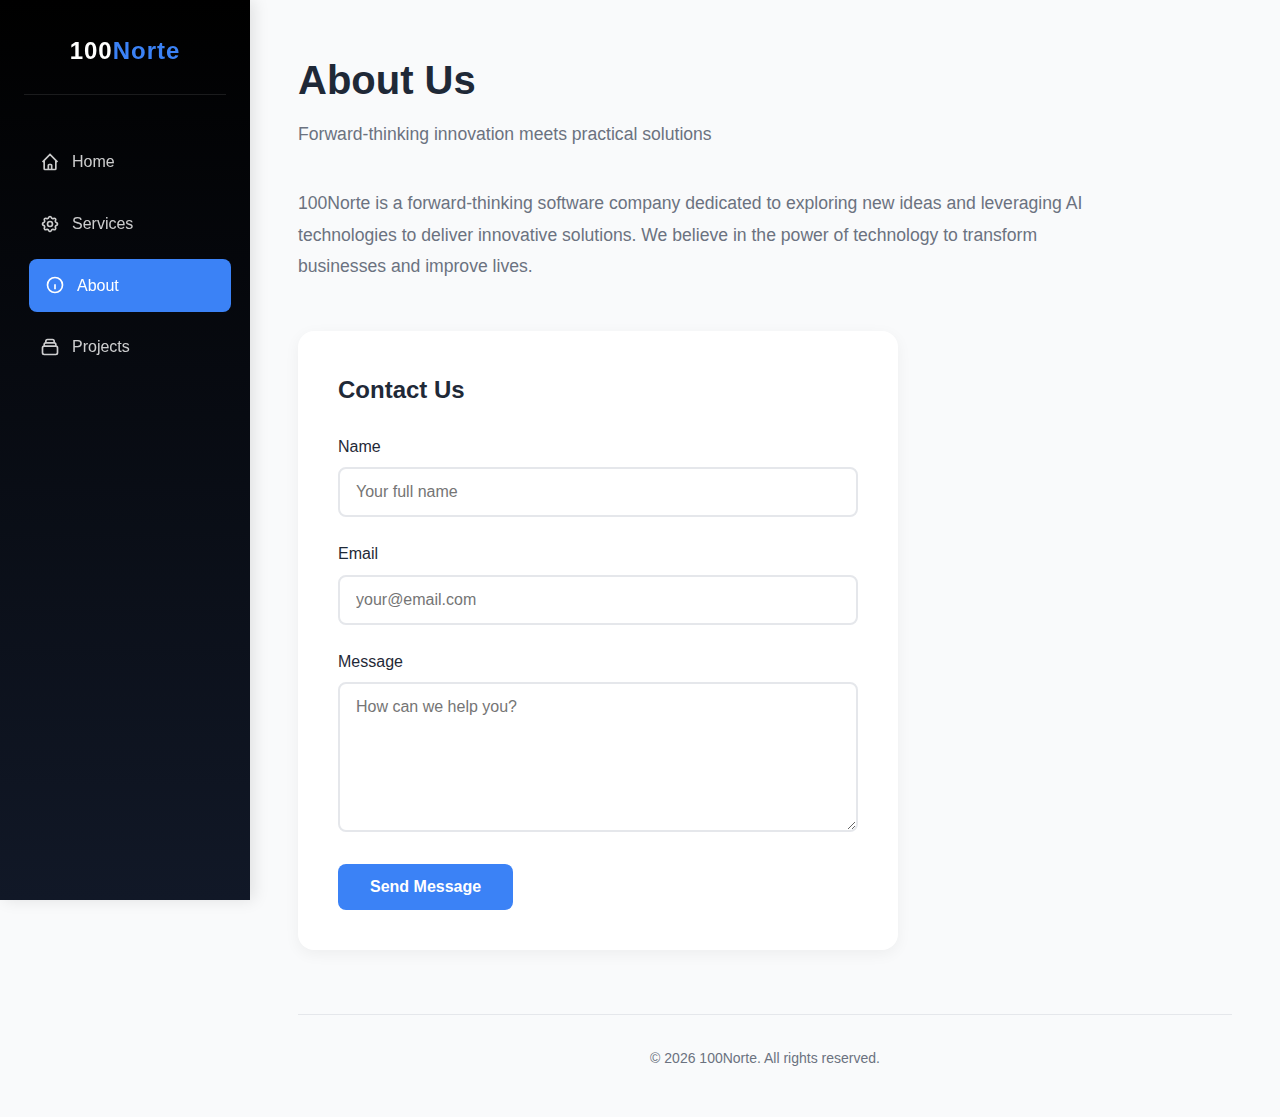
<file: about.html>
<!DOCTYPE html>
<html lang="en">
<head>
    <meta charset="utf-8">
    <meta name="viewport" content="width=device-width, initial-scale=1.0">
    <meta name="description" content="About 100Norte - A forward-thinking software company dedicated to AI innovation">
    <title>About | 100Norte</title>
    <link rel="stylesheet" href="styles.css">
    <link rel="apple-touch-icon" sizes="180x180" href="images/apple-touch-icon.png">
    <link rel="icon" type="image/png" sizes="32x32" href="images/favicon-32x32.png">
    <link rel="icon" type="image/png" sizes="16x16" href="images/favicon-16x16.png">
</head>
<body>
    <button class="menu-toggle" onclick="toggleMenu()" aria-label="Toggle menu">
        <svg width="24" height="24" fill="none" stroke="currentColor" stroke-width="2">
            <path d="M3 12h18M3 6h18M3 18h18"></path>
        </svg>
    </button>

    <nav class="sidebar" id="sidebar">
        <div class="sidebar-logo">
            <h2>100<span>Norte</span></h2>
        </div>
        <div class="nav-links">
            <a href="index.html">
                <svg fill="none" stroke="currentColor" stroke-width="2" viewBox="0 0 24 24">
                    <path d="M3 12l2-2m0 0l7-7 7 7M5 10v10a1 1 0 001 1h3m10-11l2 2m-2-2v10a1 1 0 01-1 1h-3m-6 0a1 1 0 001-1v-4a1 1 0 011-1h2a1 1 0 011 1v4a1 1 0 001 1m-6 0h6"></path>
                </svg>
                Home
            </a>
            <a href="services.html">
                <svg fill="none" stroke="currentColor" stroke-width="2" viewBox="0 0 24 24">
                    <path d="M10.325 4.317c.426-1.756 2.924-1.756 3.35 0a1.724 1.724 0 002.573 1.066c1.543-.94 3.31.826 2.37 2.37a1.724 1.724 0 001.065 2.572c1.756.426 1.756 2.924 0 3.35a1.724 1.724 0 00-1.066 2.573c.94 1.543-.826 3.31-2.37 2.37a1.724 1.724 0 00-2.572 1.065c-.426 1.756-2.924 1.756-3.35 0a1.724 1.724 0 00-2.573-1.066c-1.543.94-3.31-.826-2.37-2.37a1.724 1.724 0 00-1.065-2.572c-1.756-.426-1.756-2.924 0-3.35a1.724 1.724 0 001.066-2.573c-.94-1.543.826-3.31 2.37-2.37.996.608 2.296.07 2.572-1.065z"></path>
                    <path d="M15 12a3 3 0 11-6 0 3 3 0 016 0z"></path>
                </svg>
                Services
            </a>
            <a href="about.html" class="active">
                <svg fill="none" stroke="currentColor" stroke-width="2" viewBox="0 0 24 24">
                    <path d="M13 16h-1v-4h-1m1-4h.01M21 12a9 9 0 11-18 0 9 9 0 0118 0z"></path>
                </svg>
                About
            </a>
            <a href="projects.html">
                <svg fill="none" stroke="currentColor" stroke-width="2" viewBox="0 0 24 24">
                    <path d="M19 11H5m14 0a2 2 0 012 2v6a2 2 0 01-2 2H5a2 2 0 01-2-2v-6a2 2 0 012-2m14 0V9a2 2 0 00-2-2M5 11V9a2 2 0 012-2m0 0V5a2 2 0 012-2h6a2 2 0 012 2v2M7 7h10"></path>
                </svg>
                Projects
            </a>
        </div>
    </nav>

    <main class="main">
        <header class="page-header fade-in">
            <h1>About Us</h1>
            <p>Forward-thinking innovation meets practical solutions</p>
        </header>

        <div class="about-content">
            <p class="fade-in delay-1">100Norte is a forward-thinking software company dedicated to exploring new ideas and leveraging AI technologies to deliver innovative solutions. We believe in the power of technology to transform businesses and improve lives.</p>

            <section class="contact-section fade-in delay-2">
                <h2>Contact Us</h2>
                <form action="https://formspree.io/f/mjgrkzre" method="POST">
                    <div class="form-group">
                        <label for="name">Name</label>
                        <input type="text" id="name" name="name" placeholder="Your full name" required>
                    </div>
                    <div class="form-group">
                        <label for="email">Email</label>
                        <input type="email" id="email" name="email" placeholder="your@email.com" required>
                    </div>
                    <div class="form-group">
                        <label for="message">Message</label>
                        <textarea id="message" name="message" placeholder="How can we help you?" required></textarea>
                    </div>
                    <button type="submit" class="btn btn-primary">Send Message</button>
                </form>
            </section>
        </div>

        <footer class="footer">
            <p>&copy; 2026 100Norte. All rights reserved.</p>
        </footer>
    </main>

    <script>
        function toggleMenu() {
            document.getElementById('sidebar').classList.toggle('open');
        }
    </script>
</body>
</html>
</file>
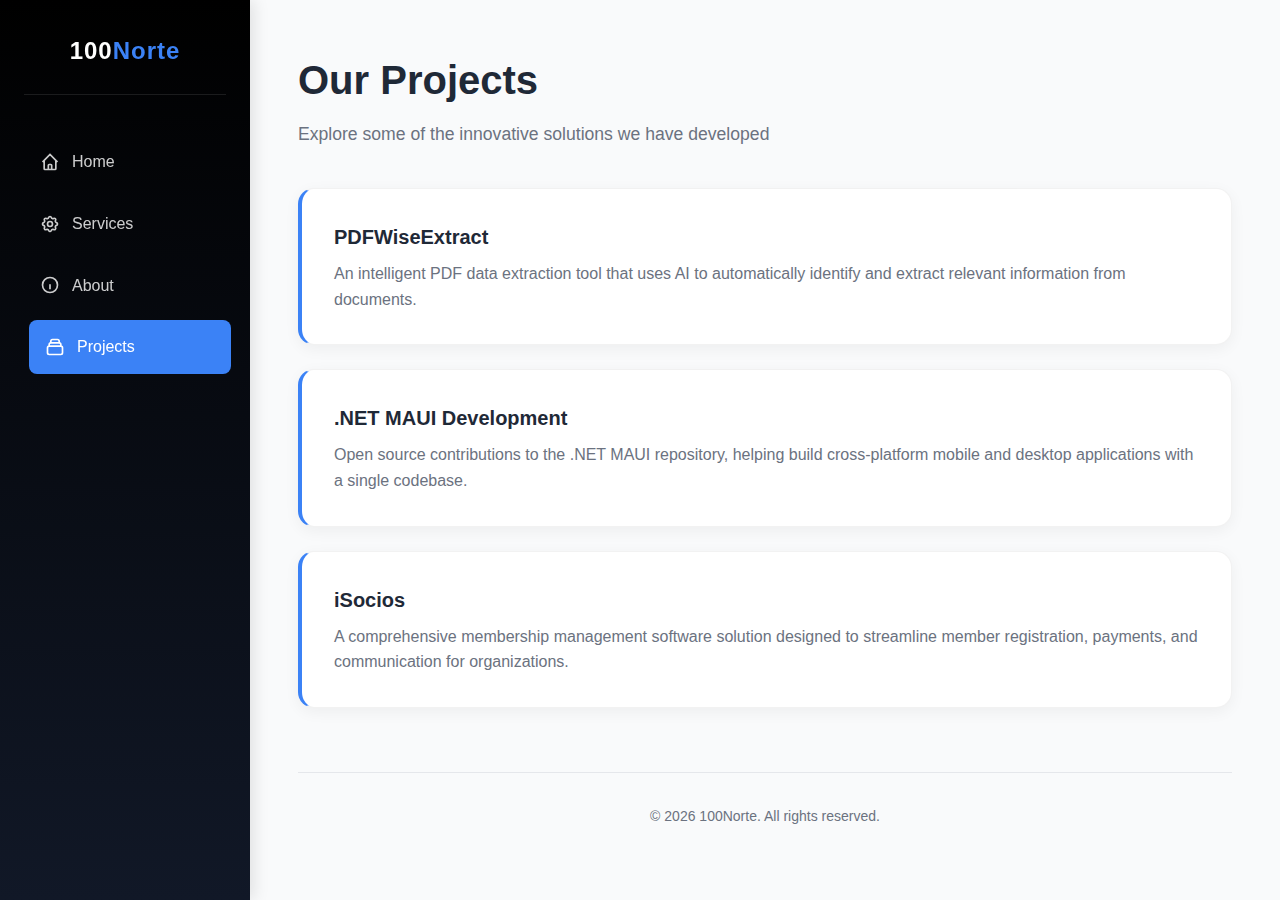
<file: projects.html>
<!DOCTYPE html>
<html lang="en">
<head>
    <meta charset="utf-8">
    <meta name="viewport" content="width=device-width, initial-scale=1.0">
    <meta name="description" content="100Norte Projects - Explore our innovative software solutions">
    <title>Projects | 100Norte</title>
    <link rel="stylesheet" href="styles.css">
    <link rel="apple-touch-icon" sizes="180x180" href="images/apple-touch-icon.png">
    <link rel="icon" type="image/png" sizes="32x32" href="images/favicon-32x32.png">
    <link rel="icon" type="image/png" sizes="16x16" href="images/favicon-16x16.png">
</head>
<body>
    <button class="menu-toggle" onclick="toggleMenu()" aria-label="Toggle menu">
        <svg width="24" height="24" fill="none" stroke="currentColor" stroke-width="2">
            <path d="M3 12h18M3 6h18M3 18h18"></path>
        </svg>
    </button>

    <nav class="sidebar" id="sidebar">
        <div class="sidebar-logo">
            <h2>100<span>Norte</span></h2>
        </div>
        <div class="nav-links">
            <a href="index.html">
                <svg fill="none" stroke="currentColor" stroke-width="2" viewBox="0 0 24 24">
                    <path d="M3 12l2-2m0 0l7-7 7 7M5 10v10a1 1 0 001 1h3m10-11l2 2m-2-2v10a1 1 0 01-1 1h-3m-6 0a1 1 0 001-1v-4a1 1 0 011-1h2a1 1 0 011 1v4a1 1 0 001 1m-6 0h6"></path>
                </svg>
                Home
            </a>
            <a href="services.html">
                <svg fill="none" stroke="currentColor" stroke-width="2" viewBox="0 0 24 24">
                    <path d="M10.325 4.317c.426-1.756 2.924-1.756 3.35 0a1.724 1.724 0 002.573 1.066c1.543-.94 3.31.826 2.37 2.37a1.724 1.724 0 001.065 2.572c1.756.426 1.756 2.924 0 3.35a1.724 1.724 0 00-1.066 2.573c.94 1.543-.826 3.31-2.37 2.37a1.724 1.724 0 00-2.572 1.065c-.426 1.756-2.924 1.756-3.35 0a1.724 1.724 0 00-2.573-1.066c-1.543.94-3.31-.826-2.37-2.37a1.724 1.724 0 00-1.065-2.572c-1.756-.426-1.756-2.924 0-3.35a1.724 1.724 0 001.066-2.573c-.94-1.543.826-3.31 2.37-2.37.996.608 2.296.07 2.572-1.065z"></path>
                    <path d="M15 12a3 3 0 11-6 0 3 3 0 016 0z"></path>
                </svg>
                Services
            </a>
            <a href="about.html">
                <svg fill="none" stroke="currentColor" stroke-width="2" viewBox="0 0 24 24">
                    <path d="M13 16h-1v-4h-1m1-4h.01M21 12a9 9 0 11-18 0 9 9 0 0118 0z"></path>
                </svg>
                About
            </a>
            <a href="projects.html" class="active">
                <svg fill="none" stroke="currentColor" stroke-width="2" viewBox="0 0 24 24">
                    <path d="M19 11H5m14 0a2 2 0 012 2v6a2 2 0 01-2 2H5a2 2 0 01-2-2v-6a2 2 0 012-2m14 0V9a2 2 0 00-2-2M5 11V9a2 2 0 012-2m0 0V5a2 2 0 012-2h6a2 2 0 012 2v2M7 7h10"></path>
                </svg>
                Projects
            </a>
        </div>
    </nav>

    <main class="main">
        <header class="page-header fade-in">
            <h1>Our Projects</h1>
            <p>Explore some of the innovative solutions we have developed</p>
        </header>

        <div class="projects-grid">
            <article class="project-card fade-in delay-1">
                <h3>PDFWiseExtract</h3>
                <p>An intelligent PDF data extraction tool that uses AI to automatically identify and extract relevant information from documents.</p>
            </article>

            <article class="project-card fade-in delay-2">
                <h3>.NET MAUI Development</h3>
                <p>Open source contributions to the .NET MAUI repository, helping build cross-platform mobile and desktop applications with a single codebase.</p>
            </article>

            <article class="project-card fade-in delay-3">
                <h3>iSocios</h3>
                <p>A comprehensive membership management software solution designed to streamline member registration, payments, and communication for organizations.</p>
            </article>
        </div>

        <footer class="footer">
            <p>&copy; 2026 100Norte. All rights reserved.</p>
        </footer>
    </main>

    <script>
        function toggleMenu() {
            document.getElementById('sidebar').classList.toggle('open');
        }
    </script>
</body>
</html>
</file>
<file: styles.css>
/* 100Norte - Modern Static Site Styles */
:root {
    --primary: #000000;
    --primary-hover: #1F2937;
    --secondary: #4B5563;
    --background: #F9FAFB;
    --text: #1F2937;
    --text-light: #6B7280;
    --white: #FFFFFF;
    --accent: #3B82F6;
    --accent-hover: #2563EB;
    --sidebar-width: 250px;
    --transition: all 0.3s ease;
}

* {
    margin: 0;
    padding: 0;
    box-sizing: border-box;
}

html {
    scroll-behavior: smooth;
}

body {
    font-family: 'Segoe UI', Tahoma, Geneva, Verdana, sans-serif;
    background-color: var(--background);
    color: var(--text);
    line-height: 1.6;
}

/* Sidebar Navigation */
.sidebar {
    position: fixed;
    left: 0;
    top: 0;
    width: var(--sidebar-width);
    height: 100vh;
    background: linear-gradient(180deg, var(--primary) 0%, #111827 100%);
    padding: 2rem 1.5rem;
    box-shadow: 4px 0 15px rgba(0, 0, 0, 0.1);
    z-index: 1000;
    display: flex;
    flex-direction: column;
}

.sidebar-logo {
    text-align: center;
    margin-bottom: 2rem;
    padding-bottom: 1.5rem;
    border-bottom: 1px solid rgba(255, 255, 255, 0.1);
    max-height: 120px;
    overflow: hidden;
}

.sidebar-logo h2 {
    color: var(--white);
    font-weight: 700;
    font-size: 1.5rem;
    letter-spacing: 1px;
}

.sidebar-logo-img {
    max-width: 80px;
    max-height: 80px;
    width: auto;
    height: auto;
    display: block;
    margin: 0 auto;
    object-fit: contain;
}

.sidebar-logo span {
    color: var(--accent);
}

.nav-links {
    flex: 1;
}

.sidebar a {
    display: flex;
    align-items: center;
    color: rgba(255, 255, 255, 0.8);
    padding: 0.875rem 1rem;
    text-decoration: none;
    margin: 0.5rem 0;
    border-radius: 8px;
    transition: var(--transition);
    font-weight: 500;
}

.sidebar a:hover,
.sidebar a.active {
    background-color: rgba(255, 255, 255, 0.1);
    color: var(--white);
    transform: translateX(5px);
}

.sidebar a.active {
    background-color: var(--accent);
}

.sidebar a svg {
    margin-right: 12px;
    width: 20px;
    height: 20px;
}

/* Mobile Menu Toggle */
.menu-toggle {
    display: none;
    position: fixed;
    top: 1rem;
    left: 1rem;
    z-index: 1001;
    background: var(--primary);
    color: var(--white);
    border: none;
    padding: 0.75rem;
    border-radius: 8px;
    cursor: pointer;
    box-shadow: 0 2px 10px rgba(0, 0, 0, 0.2);
}

/* Main Content */
.main {
    margin-left: var(--sidebar-width);
    min-height: 100vh;
    padding: 3rem;
    background-color: var(--background);
}

/* Hero Section */
.hero {
    text-align: center;
    padding: 4rem 2rem;
    background: linear-gradient(135deg, var(--white) 0%, var(--background) 100%);
    border-radius: 16px;
    margin-bottom: 3rem;
    box-shadow: 0 4px 20px rgba(0, 0, 0, 0.05);
}

.hero h1 {
    font-size: 3rem;
    font-weight: 700;
    color: var(--text);
    margin-bottom: 1rem;
    line-height: 1.2;
}

.hero h1 span {
    color: var(--accent);
}

.hero p {
    font-size: 1.25rem;
    color: var(--text-light);
    max-width: 600px;
    margin: 0 auto 2rem;
}

.hero-logo {
    max-width: 200px;
    margin: 2rem auto;
    display: block;
    filter: drop-shadow(0 4px 8px rgba(0, 0, 0, 0.1));
    transition: var(--transition);
}

.hero-logo:hover {
    transform: scale(1.05);
}

/* Page Headers */
.page-header {
    margin-bottom: 2.5rem;
}

.page-header h1 {
    font-size: 2.5rem;
    font-weight: 700;
    color: var(--text);
    margin-bottom: 0.5rem;
}

.page-header p {
    color: var(--text-light);
    font-size: 1.1rem;
}

/* Services Section */
.services-intro {
    max-width: 800px;
    margin-bottom: 3rem;
}

.services-intro img {
    width: 100%;
    border-radius: 16px;
    margin-bottom: 1.5rem;
    box-shadow: 0 8px 30px rgba(0, 0, 0, 0.1);
}

.services-grid {
    display: grid;
    gap: 2rem;
}

.service-card {
    display: flex;
    align-items: flex-start;
    gap: 1.5rem;
    background: var(--white);
    padding: 2rem;
    border-radius: 16px;
    box-shadow: 0 4px 15px rgba(0, 0, 0, 0.05);
    transition: var(--transition);
    border: 1px solid rgba(0, 0, 0, 0.05);
}

.service-card:hover {
    transform: translateY(-5px);
    box-shadow: 0 8px 30px rgba(0, 0, 0, 0.1);
}

.service-card img {
    width: 100px;
    height: 100px;
    object-fit: contain;
    border-radius: 12px;
    background: var(--background);
    padding: 0.5rem;
}

.service-icon {
    width: 48px;
    height: 48px;
    flex-shrink: 0;
    color: var(--accent);
}

.service-content h2 {
    font-size: 1.25rem;
    color: var(--text);
    margin-bottom: 0.75rem;
}

.service-content p {
    color: var(--text-light);
    font-size: 0.95rem;
}

/* Projects Section */
.projects-grid {
    display: grid;
    gap: 1.5rem;
}

.project-card {
    background: var(--white);
    padding: 2rem;
    border-radius: 16px;
    box-shadow: 0 4px 15px rgba(0, 0, 0, 0.05);
    transition: var(--transition);
    border: 1px solid rgba(0, 0, 0, 0.05);
    border-left: 4px solid var(--accent);
}

.project-card:hover {
    transform: translateX(10px);
    box-shadow: 0 8px 25px rgba(0, 0, 0, 0.1);
}

.project-card h3 {
    font-size: 1.25rem;
    color: var(--text);
    margin-bottom: 0.5rem;
}

.project-card p {
    color: var(--text-light);
}

/* About Section */
.about-content {
    max-width: 800px;
}

.about-content > p {
    font-size: 1.1rem;
    color: var(--text-light);
    margin-bottom: 3rem;
    line-height: 1.8;
}

/* Contact Form */
.contact-section {
    background: var(--white);
    padding: 2.5rem;
    border-radius: 16px;
    box-shadow: 0 4px 15px rgba(0, 0, 0, 0.05);
    max-width: 600px;
}

.contact-section h2 {
    font-size: 1.5rem;
    color: var(--text);
    margin-bottom: 1.5rem;
}

.form-group {
    margin-bottom: 1.5rem;
}

.form-group label {
    display: block;
    font-weight: 500;
    color: var(--text);
    margin-bottom: 0.5rem;
}

.form-group input,
.form-group textarea {
    width: 100%;
    padding: 0.875rem 1rem;
    border: 2px solid #E5E7EB;
    border-radius: 8px;
    font-size: 1rem;
    transition: var(--transition);
    font-family: inherit;
}

.form-group input:focus,
.form-group textarea:focus {
    outline: none;
    border-color: var(--accent);
    box-shadow: 0 0 0 3px rgba(59, 130, 246, 0.1);
}

.form-group textarea {
    min-height: 150px;
    resize: vertical;
}

.btn {
    display: inline-block;
    padding: 0.875rem 2rem;
    background: var(--primary);
    color: var(--white);
    border: none;
    border-radius: 8px;
    font-size: 1rem;
    font-weight: 600;
    cursor: pointer;
    transition: var(--transition);
}

.btn:hover {
    background: var(--primary-hover);
    transform: translateY(-2px);
    box-shadow: 0 4px 15px rgba(0, 0, 0, 0.2);
}

.btn-primary {
    background: var(--accent);
}

.btn-primary:hover {
    background: var(--accent-hover);
}

/* Footer */
.footer {
    margin-top: 4rem;
    padding-top: 2rem;
    border-top: 1px solid #E5E7EB;
    text-align: center;
    color: var(--text-light);
    font-size: 0.875rem;
}

/* Responsive Design */
@media (max-width: 768px) {
    .sidebar {
        transform: translateX(-100%);
        transition: var(--transition);
    }

    .sidebar.open {
        transform: translateX(0);
    }

    .menu-toggle {
        display: block;
    }

    .main {
        margin-left: 0;
        padding: 5rem 1.5rem 2rem;
    }

    .hero {
        padding: 2.5rem 1.5rem;
    }

    .hero h1 {
        font-size: 2rem;
    }

    .hero p {
        font-size: 1rem;
    }

    .service-card {
        flex-direction: column;
        text-align: center;
    }

    .service-card img {
        margin: 0 auto;
    }

    .service-icon {
        margin: 0 auto;
    }

    .page-header h1 {
        font-size: 2rem;
    }
}

/* Animations */
@keyframes fadeIn {
    from {
        opacity: 0;
        transform: translateY(20px);
    }
    to {
        opacity: 1;
        transform: translateY(0);
    }
}

.fade-in {
    animation: fadeIn 0.6s ease forwards;
}

.delay-1 { animation-delay: 0.1s; }
.delay-2 { animation-delay: 0.2s; }
.delay-3 { animation-delay: 0.3s; }
.delay-4 { animation-delay: 0.4s; }
.delay-5 { animation-delay: 0.5s; }
.delay-6 { animation-delay: 0.6s; }
</file>
